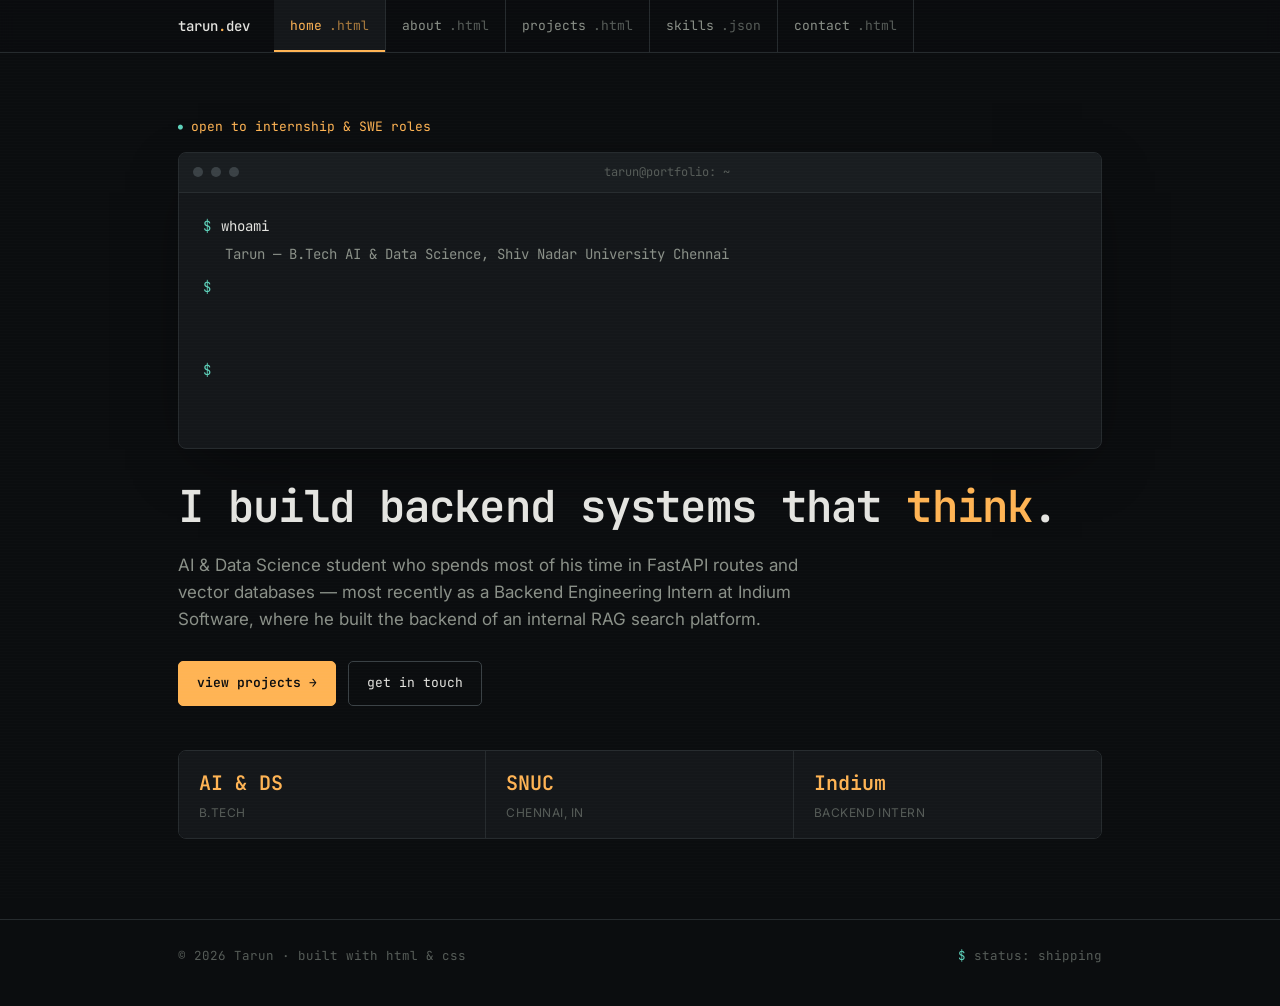
<file: index.html>
<!DOCTYPE html>
<html lang="en">
<head>
<meta charset="UTF-8">
<meta name="viewport" content="width=device-width, initial-scale=1.0">
<title>Tarun — Backend & AI Engineer</title>
<meta name="description" content="Tarun — B.Tech AI & Data Science student, backend engineer building RAG and AI-powered systems.">
<link rel="preconnect" href="https://fonts.googleapis.com">
<link href="https://fonts.googleapis.com/css2?family=JetBrains+Mono:wght@400;500;600;700&family=Inter:wght@400;500;600&display=swap" rel="stylesheet">
<link rel="stylesheet" href="styles.css">
</head>
<body>

<header class="topbar">
  <div class="topbar-inner">
    <div class="brand">tarun<span class="dot">.</span>dev</div>
    <nav class="tabs">
      <a class="tab active" href="index.html">home<span class="ext">.html</span></a>
      <a class="tab" href="about.html">about<span class="ext">.html</span></a>
      <a class="tab" href="projects.html">projects<span class="ext">.html</span></a>
      <a class="tab" href="skills.html">skills<span class="ext">.json</span></a>
      <a class="tab" href="contact.html">contact<span class="ext">.html</span></a>
    </nav>
    <button class="nav-toggle" aria-label="Toggle navigation">menu</button>
  </div>
</header>

<main class="wrap">
  <section class="hero">
    <div class="hero-tag">open to internship &amp; SWE roles</div>

    <div class="terminal" style="margin-bottom: 30px;">
      <div class="terminal-bar">
        <span class="terminal-dot"></span>
        <span class="terminal-dot"></span>
        <span class="terminal-dot"></span>
        <span class="terminal-title">tarun@portfolio: ~</span>
      </div>
      <div class="terminal-body">
        <div class="terminal-line">
          <span class="prompt">$</span>
          <span class="cmd" data-type="whoami" data-delay="200"></span>
        </div>
        <div class="out" style="opacity:0;">Tarun — B.Tech AI &amp; Data Science, Shiv Nadar University Chennai</div>

        <div class="terminal-line">
          <span class="prompt">$</span>
          <span class="cmd" data-type="cat experience.txt" data-delay="1600"></span>
        </div>
        <div class="out" style="opacity:0;">Backend Engineering Intern @ <strong>Indium Software</strong> — built a RAG-based Internal Engineering Knowledge Search Platform (FastAPI, Qdrant, multi-tenant RBAC)</div>

        <div class="terminal-line">
          <span class="prompt">$</span>
          <span class="cmd" data-type="echo $FOCUS" data-delay="3200"></span>
        </div>
        <div class="out" style="opacity:0;">backend systems · RAG &amp; applied AI<span class="cursor"></span></div>
      </div>
    </div>

    <h1>I build backend systems that <span class="hl">think</span>.</h1>
    <p class="lede">
      AI &amp; Data Science student who spends most of his time in FastAPI routes and
      vector databases — most recently as a Backend Engineering Intern at Indium Software,
      where he built the backend of an internal RAG search platform.
    </p>

    <div class="btn-row">
      <a class="btn btn-primary" href="projects.html">view projects →</a>
      <a class="btn btn-ghost" href="contact.html">get in touch</a>
    </div>

    <div class="stats">
      <div class="stat">
        <div class="num">AI &amp; DS</div>
        <div class="label">B.Tech</div>
      </div>
      <div class="stat">
        <div class="num">SNUC</div>
        <div class="label">Chennai, IN</div>
      </div>
      <div class="stat">
        <div class="num">Indium</div>
        <div class="label">Backend Intern</div>
      </div>
    </div>
  </section>
</main>

<footer>
  <div class="wrap">
    <span class="foot-text">© 2026 Tarun · built with html &amp; css</span>
    <span class="foot-text"><span class="accent">$</span> status: shipping</span>
  </div>
</footer>

<script src="script.js"></script>
</body>
</html>
</file>
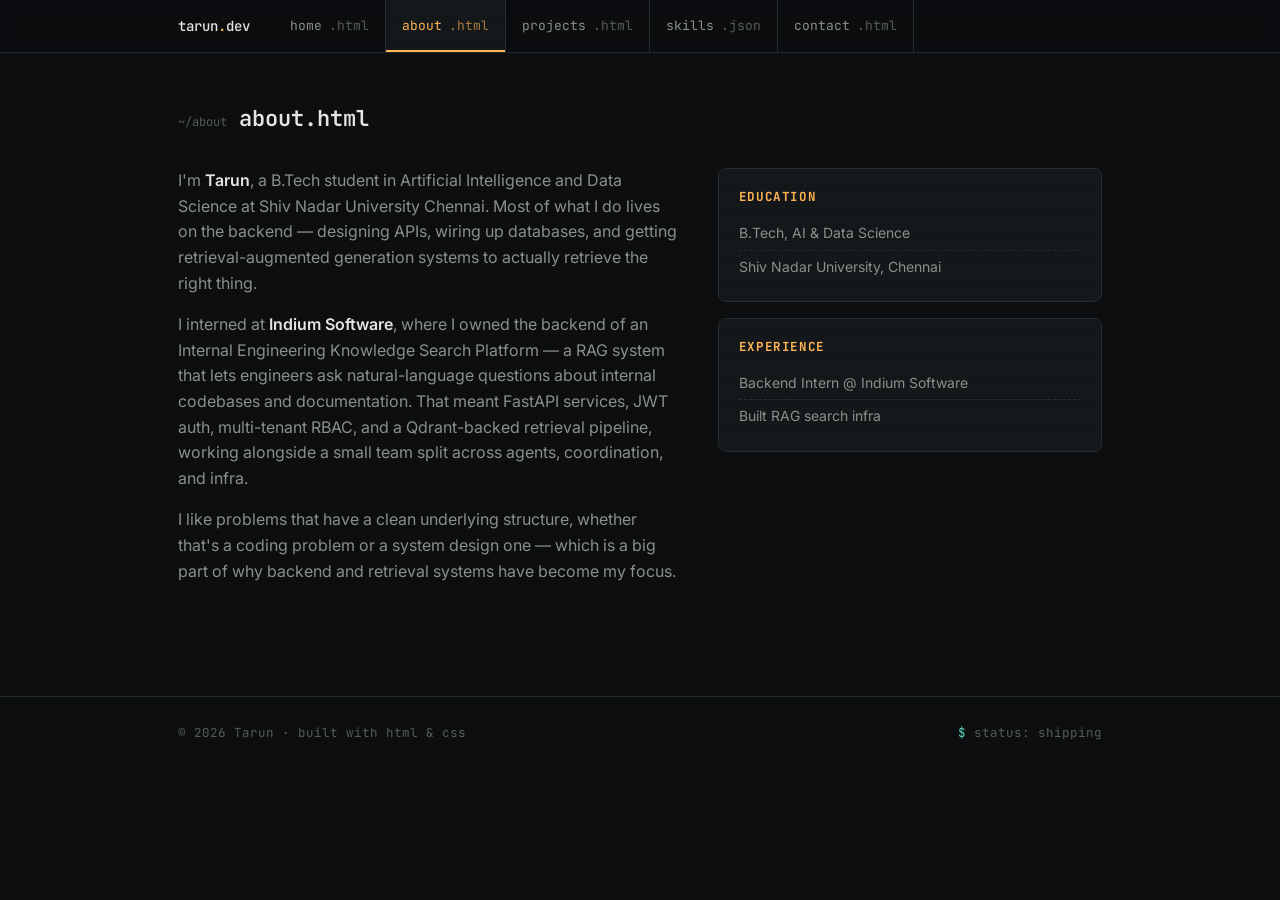
<file: about.html>
<!DOCTYPE html>
<html lang="en">
<head>
<meta charset="UTF-8">
<meta name="viewport" content="width=device-width, initial-scale=1.0">
<title>About — Tarun</title>
<link rel="preconnect" href="https://fonts.googleapis.com">
<link href="https://fonts.googleapis.com/css2?family=JetBrains+Mono:wght@400;500;600;700&family=Inter:wght@400;500;600&display=swap" rel="stylesheet">
<link rel="stylesheet" href="styles.css">
</head>
<body>

<header class="topbar">
  <div class="topbar-inner">
    <div class="brand">tarun<span class="dot">.</span>dev</div>
    <nav class="tabs">
      <a class="tab" href="index.html">home<span class="ext">.html</span></a>
      <a class="tab active" href="about.html">about<span class="ext">.html</span></a>
      <a class="tab" href="projects.html">projects<span class="ext">.html</span></a>
      <a class="tab" href="skills.html">skills<span class="ext">.json</span></a>
      <a class="tab" href="contact.html">contact<span class="ext">.html</span></a>
    </nav>
    <button class="nav-toggle" aria-label="Toggle navigation">menu</button>
  </div>
</header>

<main class="wrap">
  <section class="section" style="border-top:none; padding-top:48px;">
    <div class="section-head">
      <span class="path">~/about</span>
      <h2>about.html</h2>
    </div>

    <div class="about-grid">
      <div>
        <p>
          I'm <strong>Tarun</strong>, a B.Tech student in Artificial Intelligence
          and Data Science at Shiv Nadar University Chennai. Most of what I do lives on the
          backend — designing APIs, wiring up databases, and getting retrieval-augmented
          generation systems to actually retrieve the right thing.
        </p>
        <p>
          I interned at <strong>Indium Software</strong>, where I owned the backend
          of an Internal Engineering Knowledge Search Platform — a RAG system that lets
          engineers ask natural-language questions about internal codebases and documentation.
          That meant FastAPI services, JWT auth, multi-tenant RBAC, and a Qdrant-backed
          retrieval pipeline, working alongside a small team split across agents, coordination,
          and infra.
        </p>
        <p>
          I like problems that have a clean underlying structure, whether that's a coding
          problem or a system design one — which is a big part of why backend and retrieval
          systems have become my focus.
        </p>
      </div>

      <aside>
        <div class="side-card">
          <h3>Education</h3>
          <ul>
            <li>B.Tech, AI &amp; Data Science</li>
            <li>Shiv Nadar University, Chennai</li>
          </ul>
        </div>

        <div class="side-card">
          <h3>Experience</h3>
          <ul>
            <li>Backend Intern @ Indium Software</li>
            <li>Built RAG search infra</li>
          </ul>
        </div>

      </aside>
    </div>
  </section>
</main>

<footer>
  <div class="wrap">
    <span class="foot-text">© 2026 Tarun · built with html &amp; css</span>
    <span class="foot-text"><span class="accent">$</span> status: shipping</span>
  </div>
</footer>

<script src="script.js"></script>
</body>
</html>
</file>
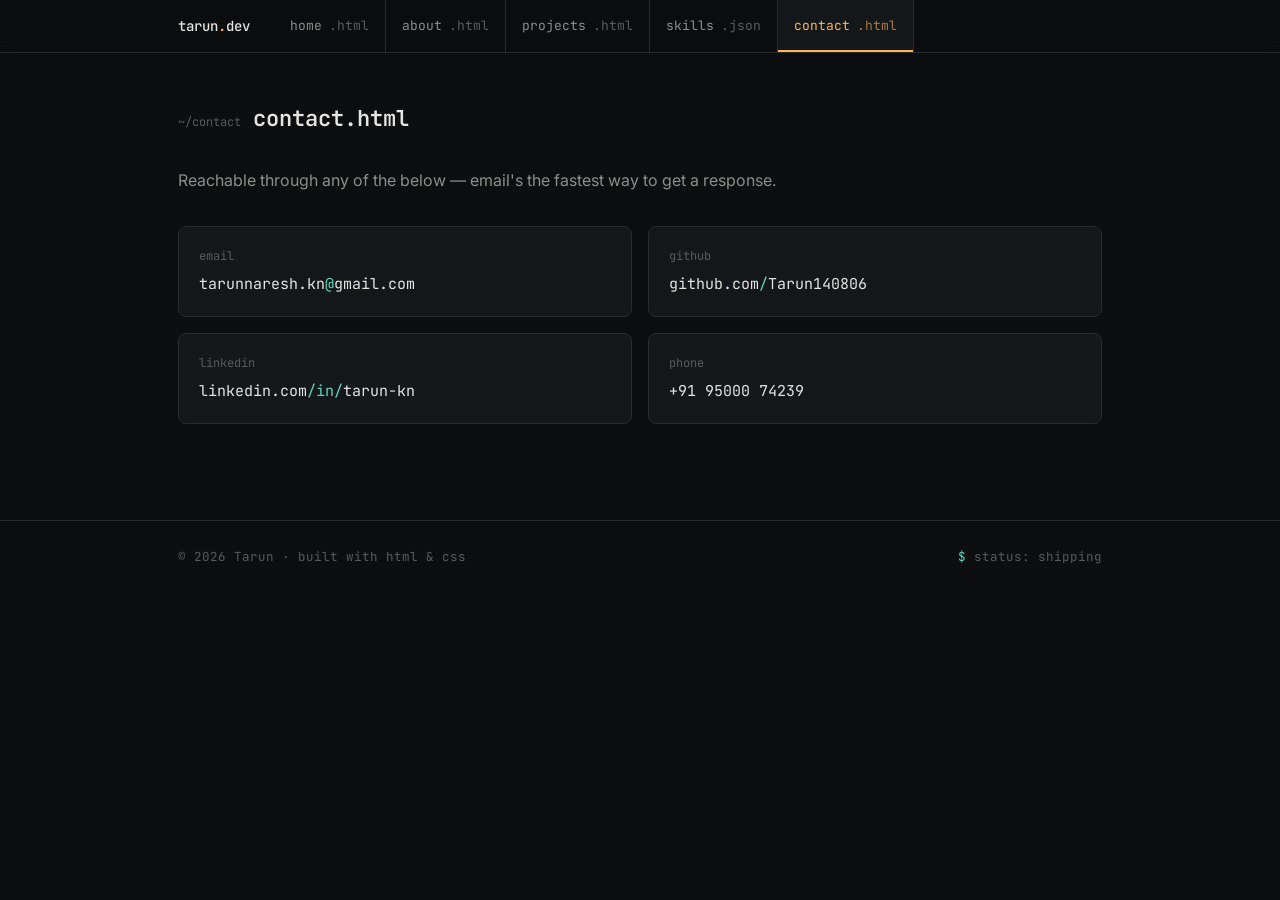
<file: contact.html>
<!doctype html>
<html lang="en">
  <head>
    <meta charset="UTF-8" />
    <meta name="viewport" content="width=device-width, initial-scale=1.0" />
    <title>Contact — Tarun</title>
    <link rel="preconnect" href="https://fonts.googleapis.com" />
    <link
      href="https://fonts.googleapis.com/css2?family=JetBrains+Mono:wght@400;500;600;700&family=Inter:wght@400;500;600&display=swap"
      rel="stylesheet"
    />
    <link rel="stylesheet" href="styles.css" />
  </head>
  <body>
    <header class="topbar">
      <div class="topbar-inner">
        <div class="brand">tarun<span class="dot">.</span>dev</div>
        <nav class="tabs">
          <a class="tab" href="index.html"
            >home<span class="ext">.html</span></a
          >
          <a class="tab" href="about.html"
            >about<span class="ext">.html</span></a
          >
          <a class="tab" href="projects.html"
            >projects<span class="ext">.html</span></a
          >
          <a class="tab" href="skills.html"
            >skills<span class="ext">.json</span></a
          >
          <a class="tab active" href="contact.html"
            >contact<span class="ext">.html</span></a
          >
        </nav>
        <button class="nav-toggle" aria-label="Toggle navigation">menu</button>
      </div>
    </header>

    <main class="wrap">
      <section class="section" style="border-top: none; padding-top: 48px">
        <div class="section-head">
          <span class="path">~/contact</span>
          <h2>contact.html</h2>
        </div>
        <p class="section-lede">
          Reachable through any of the below — email's the fastest way to get a
          response.
        </p>

        <div class="contact-grid">
          <a class="contact-card" href="mailto:tarunnaresh.kn@gmail.com">
            <div class="k">email</div>
            <div class="v">
              tarunnaresh.kn<span class="accent">@</span>gmail.com
            </div>
          </a>
          <a
            class="contact-card"
            href="https://github.com/Tarun140806"
            target="_blank"
            rel="noopener"
          >
            <div class="k">github</div>
            <div class="v">
              github.com<span class="accent">/</span>Tarun140806
            </div>
          </a>
          <a
            class="contact-card"
            href="https://linkedin.com/in/tarun-kn/"
            target="_blank"
            rel="noopener"
          >
            <div class="k">linkedin</div>
            <div class="v">
              linkedin.com<span class="accent">/in/</span>tarun-kn
            </div>
          </a>
          <a class="contact-card" href="tel:+919500074239">
            <div class="k">phone</div>
            <div class="v">+91 95000 74239</div>
          </a>
        </div>
      </section>
    </main>

    <footer>
      <div class="wrap">
        <span class="foot-text">© 2026 Tarun · built with html &amp; css</span>
        <span class="foot-text"
          ><span class="accent">$</span> status: shipping</span
        >
      </div>
    </footer>

    <script src="script.js"></script>
  </body>
</html>
</file>
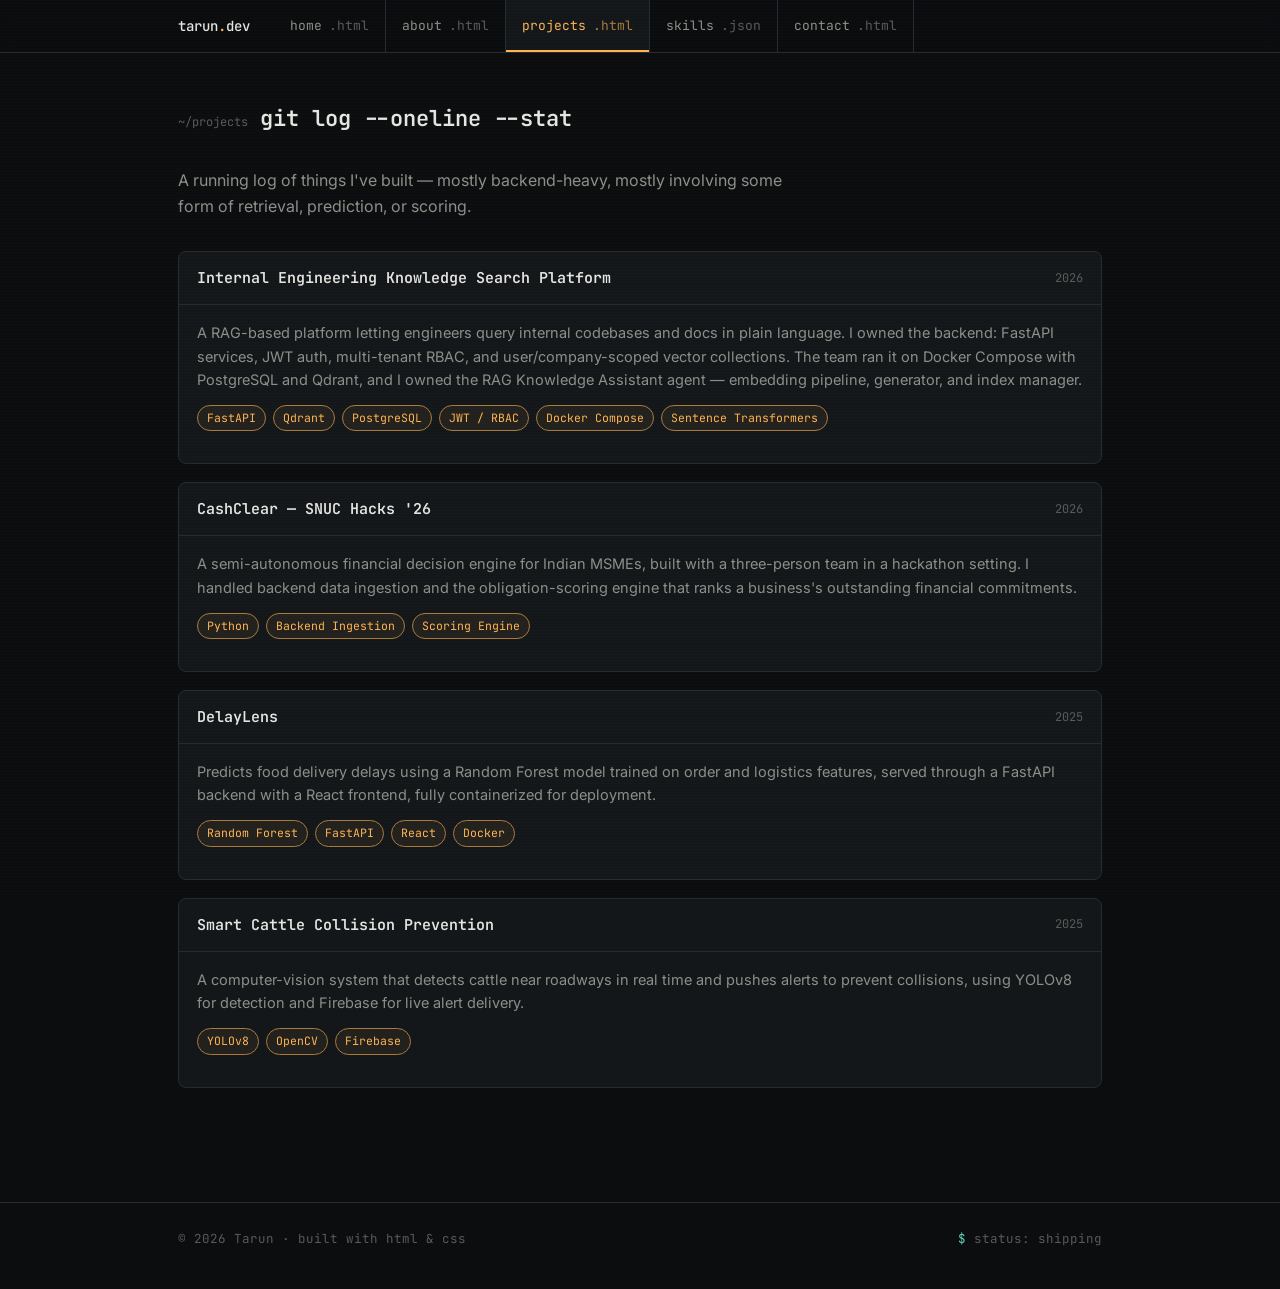
<file: projects.html>
<!doctype html>
<html lang="en">
  <head>
    <meta charset="UTF-8" />
    <meta name="viewport" content="width=device-width, initial-scale=1.0" />
    <title>Projects — Tarun</title>
    <link rel="preconnect" href="https://fonts.googleapis.com" />
    <link
      href="https://fonts.googleapis.com/css2?family=JetBrains+Mono:wght@400;500;600;700&family=Inter:wght@400;500;600&display=swap"
      rel="stylesheet"
    />
    <link rel="stylesheet" href="styles.css" />
  </head>
  <body>
    <header class="topbar">
      <div class="topbar-inner">
        <div class="brand">tarun<span class="dot">.</span>dev</div>
        <nav class="tabs">
          <a class="tab" href="index.html"
            >home<span class="ext">.html</span></a
          >
          <a class="tab" href="about.html"
            >about<span class="ext">.html</span></a
          >
          <a class="tab active" href="projects.html"
            >projects<span class="ext">.html</span></a
          >
          <a class="tab" href="skills.html"
            >skills<span class="ext">.json</span></a
          >
          <a class="tab" href="contact.html"
            >contact<span class="ext">.html</span></a
          >
        </nav>
        <button class="nav-toggle" aria-label="Toggle navigation">menu</button>
      </div>
    </header>

    <main class="wrap">
      <section class="section" style="border-top: none; padding-top: 48px">
        <div class="section-head">
          <span class="path">~/projects</span>
          <h2>git log --oneline --stat</h2>
        </div>
        <p class="section-lede">
          A running log of things I've built — mostly backend-heavy, mostly
          involving some form of retrieval, prediction, or scoring.
        </p>

        <!-- Project 1 -->
        <div class="log-entry">
          <div class="log-head">
            <span class="log-title"
              >Internal Engineering Knowledge Search Platform</span
            >
            <span class="log-date">2026</span>
          </div>
          <div class="log-body">
            <p>
              A RAG-based platform letting engineers query internal codebases
              and docs in plain language. I owned the backend: FastAPI services,
              JWT auth, multi-tenant RBAC, and user/company-scoped vector
              collections. The team ran it on Docker Compose with PostgreSQL and
              Qdrant, and I owned the RAG Knowledge Assistant agent — embedding
              pipeline, generator, and index manager.
            </p>
            <div class="tag-row">
              <span class="tag">FastAPI</span>
              <span class="tag">Qdrant</span>
              <span class="tag">PostgreSQL</span>
              <span class="tag">JWT / RBAC</span>
              <span class="tag">Docker Compose</span>
              <span class="tag">Sentence Transformers</span>
            </div>
          </div>
        </div>

        <!-- Project 2 -->
        <div class="log-entry">
          <div class="log-head">
            <span class="log-title">CashClear — SNUC Hacks '26</span>
            <span class="log-date">2026</span>
          </div>
          <div class="log-body">
            <p>
              A semi-autonomous financial decision engine for Indian MSMEs,
              built with a three-person team in a hackathon setting. I handled
              backend data ingestion and the obligation-scoring engine that
              ranks a business's outstanding financial commitments.
            </p>
            <div class="tag-row">
              <span class="tag">Python</span>
              <span class="tag">Backend Ingestion</span>
              <span class="tag">Scoring Engine</span>
            </div>
          </div>
        </div>

        <!-- Project 3 -->
        <div class="log-entry">
          <div class="log-head">
            <span class="log-title">DelayLens</span>
            <span class="log-date">2025</span>
          </div>
          <div class="log-body">
            <p>
              Predicts food delivery delays using a Random Forest model trained
              on order and logistics features, served through a FastAPI backend
              with a React frontend, fully containerized for deployment.
            </p>
            <div class="tag-row">
              <span class="tag">Random Forest</span>
              <span class="tag">FastAPI</span>
              <span class="tag">React</span>
              <span class="tag">Docker</span>
            </div>
          </div>
        </div>

        <!-- Project 4 -->
        <div class="log-entry">
          <div class="log-head">
            <span class="log-title">Smart Cattle Collision Prevention</span>
            <span class="log-date">2025</span>
          </div>
          <div class="log-body">
            <p>
              A computer-vision system that detects cattle near roadways in real
              time and pushes alerts to prevent collisions, using YOLOv8 for
              detection and Firebase for live alert delivery.
            </p>
            <div class="tag-row">
              <span class="tag">YOLOv8</span>
              <span class="tag">OpenCV</span>
              <span class="tag">Firebase</span>
            </div>
          </div>
        </div>
      </section>
    </main>

    <footer>
      <div class="wrap">
        <span class="foot-text">© 2026 Tarun · built with html &amp; css</span>
        <span class="foot-text"
          ><span class="accent">$</span> status: shipping</span
        >
      </div>
    </footer>

    <script src="script.js"></script>
  </body>
</html>
</file>
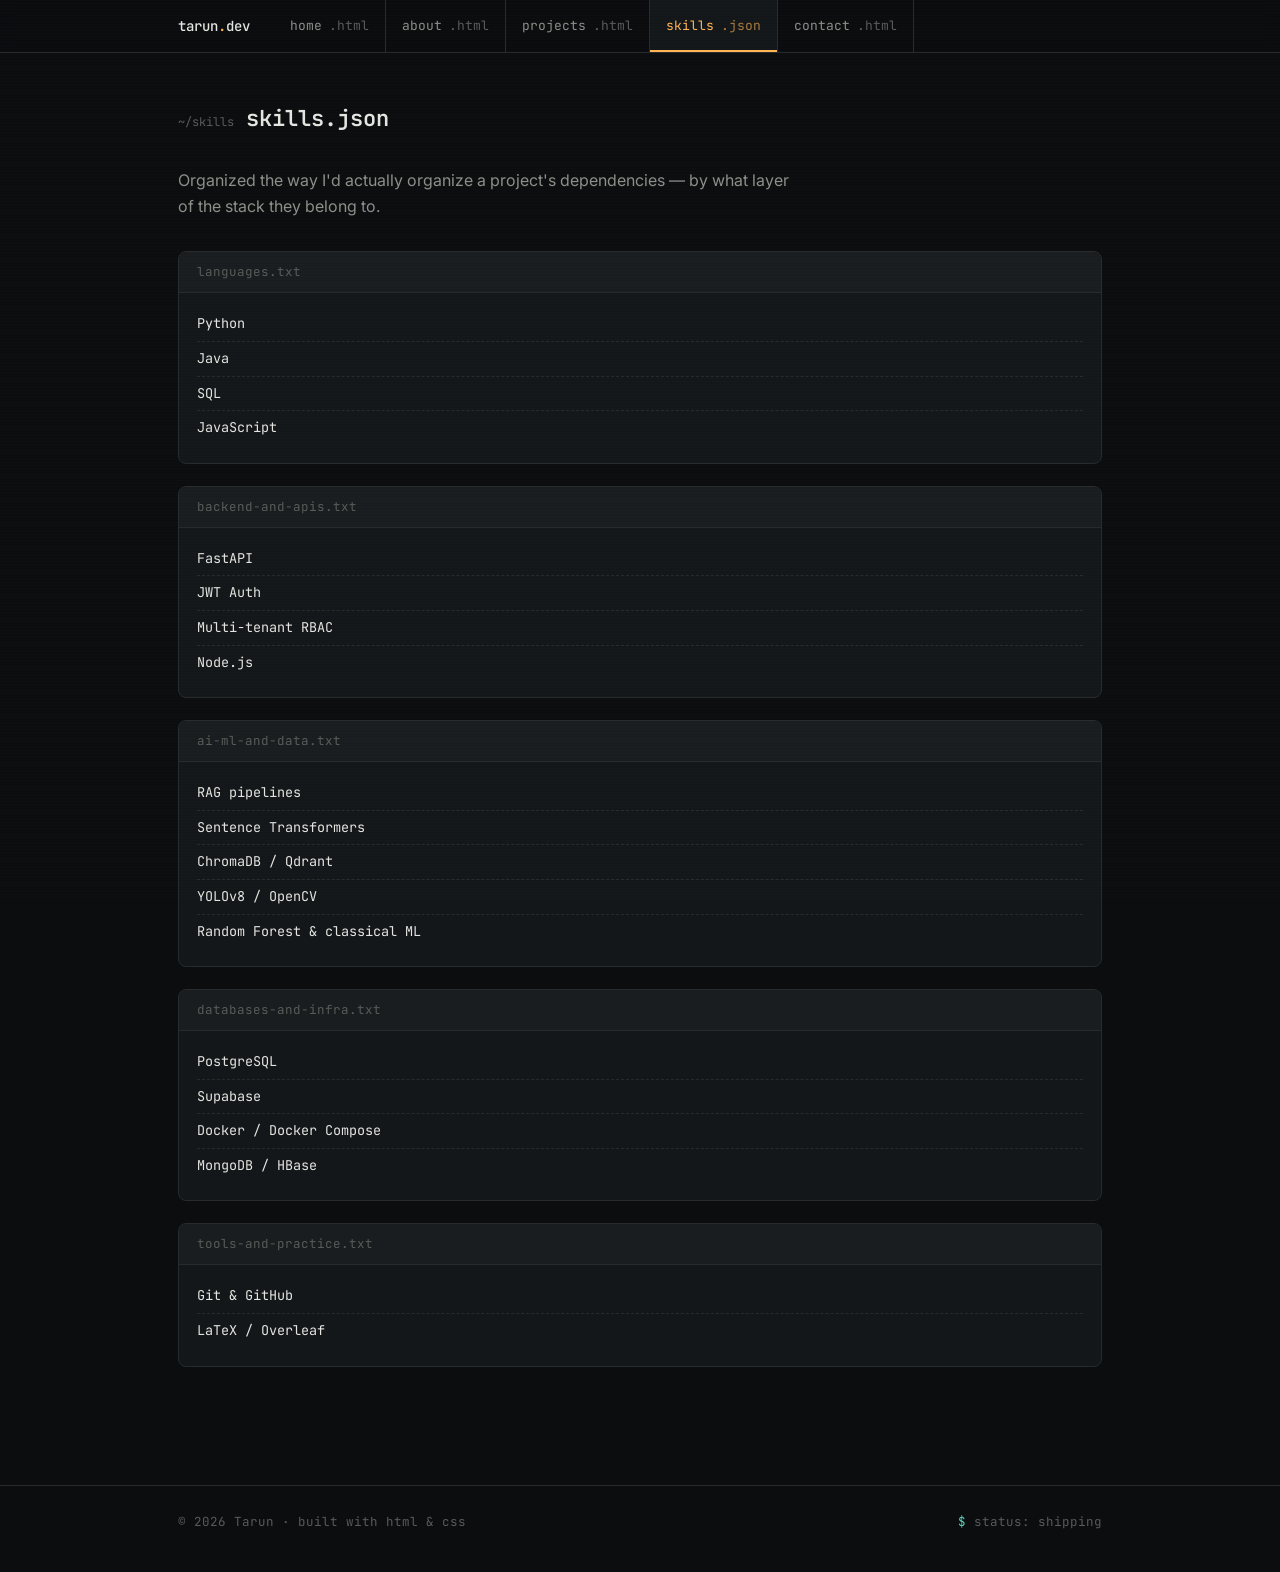
<file: skills.html>
<!DOCTYPE html>
<html lang="en">
<head>
<meta charset="UTF-8">
<meta name="viewport" content="width=device-width, initial-scale=1.0">
<title>Skills — Tarun</title>
<link rel="preconnect" href="https://fonts.googleapis.com">
<link href="https://fonts.googleapis.com/css2?family=JetBrains+Mono:wght@400;500;600;700&family=Inter:wght@400;500;600&display=swap" rel="stylesheet">
<link rel="stylesheet" href="styles.css">
</head>
<body>

<header class="topbar">
  <div class="topbar-inner">
    <div class="brand">tarun<span class="dot">.</span>dev</div>
    <nav class="tabs">
      <a class="tab" href="index.html">home<span class="ext">.html</span></a>
      <a class="tab" href="about.html">about<span class="ext">.html</span></a>
      <a class="tab" href="projects.html">projects<span class="ext">.html</span></a>
      <a class="tab active" href="skills.html">skills<span class="ext">.json</span></a>
      <a class="tab" href="contact.html">contact<span class="ext">.html</span></a>
    </nav>
    <button class="nav-toggle" aria-label="Toggle navigation">menu</button>
  </div>
</header>

<main class="wrap">
  <section class="section" style="border-top:none; padding-top:48px;">
    <div class="section-head">
      <span class="path">~/skills</span>
      <h2>skills.json</h2>
    </div>
    <p class="section-lede">Organized the way I'd actually organize a project's dependencies — by what layer of the stack they belong to.</p>

    <div class="pkg-file">
      <div class="pkg-file-head">languages.txt</div>
      <div class="pkg-list">
        <div class="pkg-row"><span class="name">Python</span></div>
        <div class="pkg-row"><span class="name">Java</span></div>
        <div class="pkg-row"><span class="name">SQL</span></div>
        <div class="pkg-row"><span class="name">JavaScript</span></div>
      </div>
    </div>

    <div class="pkg-file">
      <div class="pkg-file-head">backend-and-apis.txt</div>
      <div class="pkg-list">
        <div class="pkg-row"><span class="name">FastAPI</span></div>
        <div class="pkg-row"><span class="name">JWT Auth</span></div>
        <div class="pkg-row"><span class="name">Multi-tenant RBAC</span></div>
        <div class="pkg-row"><span class="name">Node.js</span></div>
      </div>
    </div>

    <div class="pkg-file">
      <div class="pkg-file-head">ai-ml-and-data.txt</div>
      <div class="pkg-list">
        <div class="pkg-row"><span class="name">RAG pipelines</span></div>
        <div class="pkg-row"><span class="name">Sentence Transformers</span></div>
        <div class="pkg-row"><span class="name">ChromaDB / Qdrant</span></div>
        <div class="pkg-row"><span class="name">YOLOv8 / OpenCV</span></div>
        <div class="pkg-row"><span class="name">Random Forest &amp; classical ML</span></div>
      </div>
    </div>

    <div class="pkg-file">
      <div class="pkg-file-head">databases-and-infra.txt</div>
      <div class="pkg-list">
        <div class="pkg-row"><span class="name">PostgreSQL</span></div>
        <div class="pkg-row"><span class="name">Supabase</span></div>
        <div class="pkg-row"><span class="name">Docker / Docker Compose</span></div>
        <div class="pkg-row"><span class="name">MongoDB / HBase</span></div>
      </div>
    </div>

    <div class="pkg-file">
      <div class="pkg-file-head">tools-and-practice.txt</div>
      <div class="pkg-list">
        <div class="pkg-row"><span class="name">Git &amp; GitHub</span></div>
        <div class="pkg-row"><span class="name">LaTeX / Overleaf</span></div>
      </div>
    </div>

  </section>
</main>

<footer>
  <div class="wrap">
    <span class="foot-text">© 2026 Tarun · built with html &amp; css</span>
    <span class="foot-text"><span class="accent">$</span> status: shipping</span>
  </div>
</footer>

<script src="script.js"></script>
</body>
</html>
</file>
<file: styles.css>
/* ===== Design tokens ===== */
:root {
  --bg: #0b0d0f;
  --bg-alt: #14171a;
  --bg-raised: #191d20;
  --border: #262b2e;
  --border-bright: #3a4145;
  --text: #e4e4e0;
  --text-dim: #8a9088;
  --text-faint: #565c58;
  --accent: #ffb454;
  --accent-dim: #a87a3d;
  --accent2: #5fd3bc;
  --danger: #ff6b6b;

  --mono: 'JetBrains Mono', 'SF Mono', Consolas, monospace;
  --body: 'Inter', -apple-system, sans-serif;

  --max-w: 980px;
}

* { box-sizing: border-box; margin: 0; padding: 0; }

html { scroll-behavior: smooth; }

body {
  background: var(--bg);
  color: var(--text);
  font-family: var(--body);
  font-size: 16px;
  line-height: 1.6;
  -webkit-font-smoothing: antialiased;
}

/* subtle scanline texture on bg */
body::before {
  content: "";
  position: fixed;
  inset: 0;
  pointer-events: none;
  background-image: repeating-linear-gradient(
    to bottom,
    rgba(255,255,255,0.012) 0px,
    rgba(255,255,255,0.012) 1px,
    transparent 1px,
    transparent 3px
  );
  z-index: 1000;
}

a { color: inherit; text-decoration: none; }

::selection { background: var(--accent); color: var(--bg); }

:focus-visible {
  outline: 2px solid var(--accent);
  outline-offset: 3px;
}

img { max-width: 100%; display: block; }

.wrap {
  max-width: var(--max-w);
  margin: 0 auto;
  padding: 0 28px;
}

/* ===== Top nav — styled like editor tabs ===== */
.topbar {
  border-bottom: 1px solid var(--border);
  position: sticky;
  top: 0;
  background: rgba(11,13,15,0.92);
  backdrop-filter: blur(8px);
  z-index: 100;
}

.topbar-inner {
  max-width: var(--max-w);
  margin: 0 auto;
  padding: 0 28px;
  display: flex;
  align-items: center;
  height: 52px;
  gap: 4px;
}

.brand {
  font-family: var(--mono);
  font-size: 14px;
  font-weight: 500;
  color: var(--text);
  margin-right: 20px;
  white-space: nowrap;
}
.brand .dot { color: var(--accent); }

.tabs {
  display: flex;
  height: 100%;
  overflow-x: auto;
  scrollbar-width: none;
}
.tabs::-webkit-scrollbar { display: none; }

.tab {
  font-family: var(--mono);
  font-size: 13px;
  color: var(--text-dim);
  padding: 0 16px;
  display: flex;
  align-items: center;
  gap: 7px;
  border-right: 1px solid var(--border);
  height: 100%;
  white-space: nowrap;
  transition: color .15s ease, background .15s ease;
}
.tab:hover { color: var(--text); background: var(--bg-alt); }
.tab.active {
  color: var(--accent);
  background: var(--bg-alt);
  box-shadow: inset 0 -2px 0 var(--accent);
}
.tab .ext { color: var(--text-faint); }
.tab.active .ext { color: var(--accent-dim); }

.nav-toggle {
  display: none;
  margin-left: auto;
  font-family: var(--mono);
  color: var(--text);
  background: none;
  border: 1px solid var(--border-bright);
  border-radius: 4px;
  padding: 5px 10px;
  font-size: 13px;
}

/* ===== Terminal window component ===== */
.terminal {
  background: var(--bg-alt);
  border: 1px solid var(--border);
  border-radius: 8px;
  overflow: hidden;
  box-shadow: 0 20px 60px -20px rgba(0,0,0,0.6);
}

.terminal-bar {
  display: flex;
  align-items: center;
  gap: 8px;
  padding: 10px 14px;
  background: var(--bg-raised);
  border-bottom: 1px solid var(--border);
}
.terminal-dot {
  width: 10px; height: 10px; border-radius: 50%;
  background: var(--border-bright);
}
.terminal-title {
  font-family: var(--mono);
  font-size: 12px;
  color: var(--text-faint);
  margin: 0 auto;
}

.terminal-body {
  padding: 22px 24px 28px;
  font-family: var(--mono);
  font-size: 14px;
}

.terminal-line {
  display: flex;
  gap: 10px;
  margin-bottom: 6px;
  flex-wrap: wrap;
}
.prompt { color: var(--accent2); flex-shrink: 0; }
.cmd { color: var(--text); }
.out { color: var(--text-dim); padding-left: 22px; margin-bottom: 10px; }
.out strong { color: var(--text); font-weight: 500; }

.cursor {
  display: inline-block;
  width: 8px; height: 16px;
  background: var(--accent);
  vertical-align: middle;
  animation: blink 1s steps(1) infinite;
}
@keyframes blink { 50% { opacity: 0; } }

/* ===== Hero ===== */
.hero {
  padding: 64px 0 40px;
}
.hero-tag {
  font-family: var(--mono);
  font-size: 13px;
  color: var(--accent);
  margin-bottom: 14px;
  display: flex;
  align-items: center;
  gap: 8px;
}
.hero-tag::before { content: "●"; font-size: 8px; color: var(--accent2); }

.hero h1 {
  font-family: var(--mono);
  font-size: clamp(28px, 5vw, 44px);
  font-weight: 600;
  line-height: 1.25;
  margin-bottom: 18px;
  letter-spacing: -0.02em;
}
.hero h1 .hl { color: var(--accent); }

.hero p.lede {
  font-size: 17px;
  color: var(--text-dim);
  max-width: 60ch;
  margin-bottom: 28px;
}

.btn-row { display: flex; gap: 12px; flex-wrap: wrap; margin-bottom: 44px; }

.btn {
  font-family: var(--mono);
  font-size: 13px;
  padding: 11px 18px;
  border-radius: 5px;
  border: 1px solid var(--border-bright);
  transition: border-color .15s ease, background .15s ease, transform .1s ease;
}
.btn:hover { transform: translateY(-1px); }
.btn-primary { background: var(--accent); color: var(--bg); border-color: var(--accent); font-weight: 600; }
.btn-primary:hover { background: #ffc472; }
.btn-ghost { color: var(--text); }
.btn-ghost:hover { border-color: var(--accent2); color: var(--accent2); }

/* stat strip */
.stats {
  display: grid;
  grid-template-columns: repeat(auto-fit, minmax(140px, 1fr));
  border: 1px solid var(--border);
  border-radius: 8px;
  overflow: hidden;
}
.stat {
  padding: 16px 20px;
  border-right: 1px solid var(--border);
  background: var(--bg-alt);
}
.stat:last-child { border-right: none; }
.stat .num {
  font-family: var(--mono);
  font-size: 20px;
  color: var(--accent);
  font-weight: 600;
}
.stat .label {
  font-size: 12px;
  color: var(--text-faint);
  margin-top: 4px;
  text-transform: uppercase;
  letter-spacing: 0.04em;
}

/* ===== Section headings ===== */
.section {
  padding: 56px 0;
  border-top: 1px solid var(--border);
}
.section-head {
  display: flex;
  align-items: baseline;
  gap: 12px;
  margin-bottom: 32px;
}
.section-head .path {
  font-family: var(--mono);
  font-size: 12px;
  color: var(--text-faint);
}
.section-head h2 {
  font-family: var(--mono);
  font-size: 22px;
  font-weight: 600;
}
.section-lede {
  color: var(--text-dim);
  max-width: 62ch;
  margin-bottom: 32px;
}

/* ===== Project entries — git-log style ===== */
.log-entry {
  border: 1px solid var(--border);
  border-radius: 8px;
  margin-bottom: 18px;
  overflow: hidden;
  background: var(--bg-alt);
  transition: border-color .15s ease;
}
.log-entry:hover { border-color: var(--border-bright); }

.log-head {
  display: flex;
  align-items: center;
  gap: 10px;
  padding: 14px 18px;
  border-bottom: 1px solid var(--border);
  flex-wrap: wrap;
}
.log-hash {
  font-family: var(--mono);
  font-size: 12px;
  color: var(--accent2);
  background: rgba(95,211,188,0.08);
  padding: 2px 7px;
  border-radius: 4px;
}
.log-title {
  font-family: var(--mono);
  font-size: 15px;
  font-weight: 600;
  color: var(--text);
}
.log-date {
  font-family: var(--mono);
  font-size: 12px;
  color: var(--text-faint);
  margin-left: auto;
}

.log-body { padding: 16px 18px 18px; }
.log-body p { color: var(--text-dim); font-size: 14.5px; margin-bottom: 14px; }

.tag-row { display: flex; gap: 7px; flex-wrap: wrap; margin-bottom: 14px; }
.tag {
  font-family: var(--mono);
  font-size: 11.5px;
  color: var(--accent);
  border: 1px solid var(--accent-dim);
  padding: 3px 9px;
  border-radius: 20px;
  background: rgba(255,180,84,0.06);
}

.log-links { display: flex; gap: 16px; }
.log-links a {
  font-family: var(--mono);
  font-size: 12.5px;
  color: var(--text-dim);
  border-bottom: 1px solid var(--border-bright);
  padding-bottom: 1px;
}
.log-links a:hover { color: var(--accent2); border-color: var(--accent2); }

/* ===== Skills — requirements.txt style ===== */
.pkg-file {
  background: var(--bg-alt);
  border: 1px solid var(--border);
  border-radius: 8px;
  overflow: hidden;
  margin-bottom: 22px;
}
.pkg-file-head {
  font-family: var(--mono);
  font-size: 12.5px;
  color: var(--text-faint);
  padding: 10px 18px;
  border-bottom: 1px solid var(--border);
  background: var(--bg-raised);
}
.pkg-list { padding: 14px 18px 18px; }
.pkg-row {
  display: flex;
  align-items: center;
  gap: 10px;
  font-family: var(--mono);
  font-size: 13.5px;
  padding: 6px 0;
  color: var(--text-dim);
  border-bottom: 1px dashed var(--border);
}
.pkg-row:last-child { border-bottom: none; }
.pkg-row .name { color: var(--text); min-width: 160px; }
.pkg-row .ver { color: var(--accent2); margin-left: auto; }

/* ===== About page specifics ===== */
.about-grid {
  display: grid;
  grid-template-columns: 1.3fr 1fr;
  gap: 40px;
  align-items: start;
}
@media (max-width: 720px) {
  .about-grid { grid-template-columns: 1fr; }
}
.about-grid p { color: var(--text-dim); margin-bottom: 16px; }
.about-grid strong { color: var(--text); font-weight: 600; }

.side-card {
  border: 1px solid var(--border);
  border-radius: 8px;
  background: var(--bg-alt);
  padding: 18px 20px;
  margin-bottom: 16px;
}
.side-card h3 {
  font-family: var(--mono);
  font-size: 12.5px;
  color: var(--accent);
  text-transform: uppercase;
  letter-spacing: 0.05em;
  margin-bottom: 10px;
}
.side-card ul { list-style: none; }
.side-card li {
  font-size: 14px;
  color: var(--text-dim);
  padding: 5px 0;
  border-bottom: 1px dashed var(--border);
}
.side-card li:last-child { border-bottom: none; }

/* ===== Contact ===== */
.contact-grid {
  display: grid;
  grid-template-columns: 1fr 1fr;
  gap: 16px;
}
@media (max-width: 620px) {
  .contact-grid { grid-template-columns: 1fr; }
}
.contact-card {
  border: 1px solid var(--border);
  border-radius: 8px;
  background: var(--bg-alt);
  padding: 20px;
  transition: border-color .15s ease, transform .1s ease;
}
.contact-card:hover { border-color: var(--accent2); transform: translateY(-2px); }
.contact-card .k {
  font-family: var(--mono);
  font-size: 12px;
  color: var(--text-faint);
  margin-bottom: 6px;
}
.contact-card .v {
  font-family: var(--mono);
  font-size: 15px;
  color: var(--text);
}
.contact-card .v .accent { color: var(--accent2); }

/* ===== Footer ===== */
footer {
  border-top: 1px solid var(--border);
  padding: 26px 0 40px;
  margin-top: 40px;
}
footer .wrap {
  display: flex;
  justify-content: space-between;
  align-items: center;
  flex-wrap: wrap;
  gap: 10px;
}
footer .foot-text {
  font-family: var(--mono);
  font-size: 12.5px;
  color: var(--text-faint);
}
footer .foot-text .accent { color: var(--accent2); }

/* ===== Responsive nav ===== */
@media (max-width: 640px) {
  .nav-toggle { display: inline-block; }
  .tabs {
    display: none;
    position: absolute;
    top: 52px;
    left: 0;
    right: 0;
    flex-direction: column;
    background: var(--bg-alt);
    border-bottom: 1px solid var(--border);
  }
  .tabs.open { display: flex; }
  .tab { height: 44px; border-right: none; border-bottom: 1px solid var(--border); padding-left: 28px; }
  .stats { grid-template-columns: repeat(2, 1fr); }
}

/* Reduced motion */
@media (prefers-reduced-motion: reduce) {
  html { scroll-behavior: auto; }
  .cursor { animation: none; opacity: 1; }
  * { transition: none !important; animation-duration: 0.001ms !important; }
}
</file>
